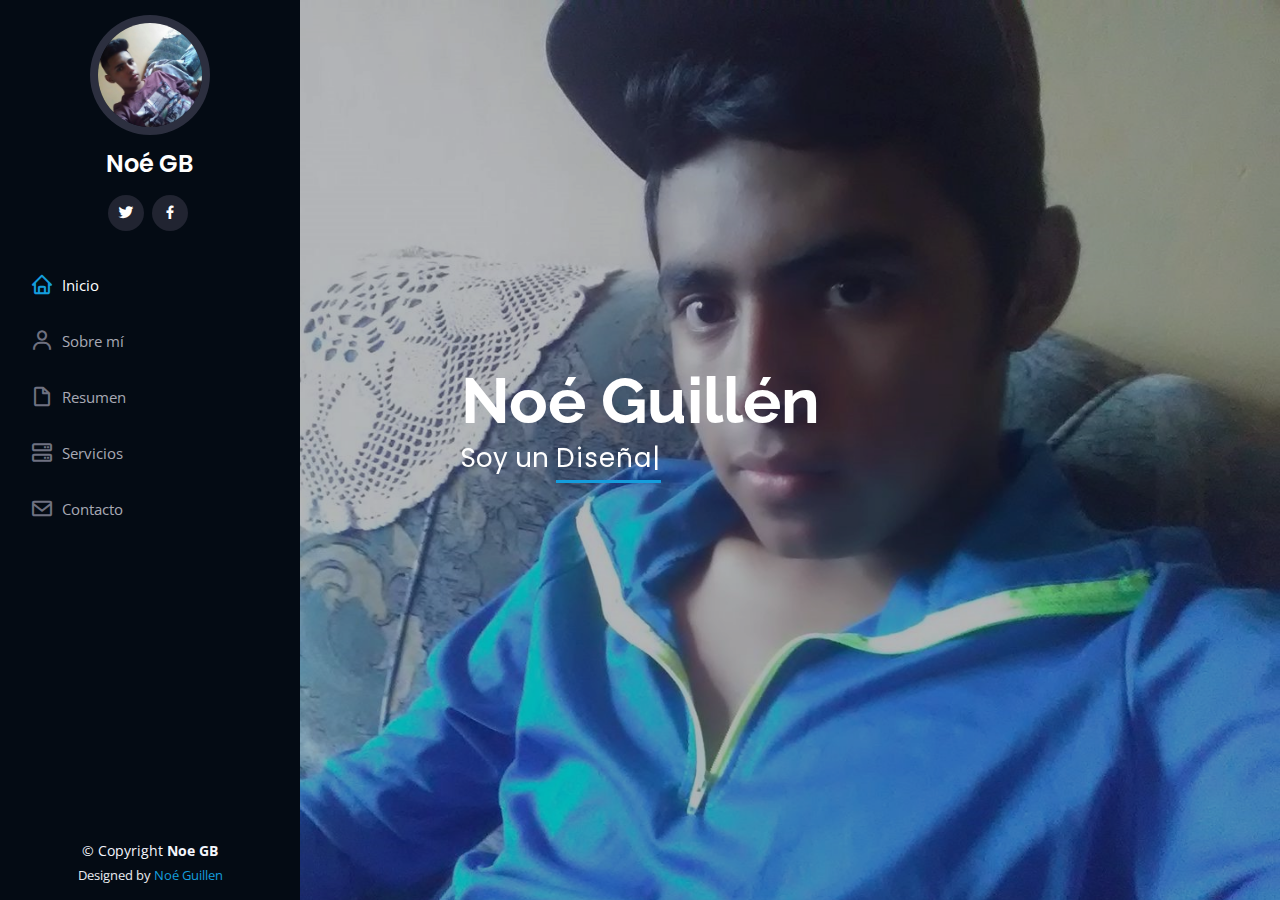
<file: index.html>
<!DOCTYPE html>
<html lang="en">

<head>
  <meta charset="utf-8">
  <meta content="width=device-width, initial-scale=1.0" name="viewport">

  <title>Noe GB</title>
  <meta content="" name="description">
  <meta content="" name="keywords">

  <!-- Favicons -->
  <link href="assets/img/favicon.png" rel="icon">
  <link href="assets/img/apple-touch-icon.png" rel="apple-touch-icon">

  <!-- Google Fonts -->
  <link
    href="https://fonts.googleapis.com/css?family=Open+Sans:300,300i,400,400i,600,600i,700,700i|Raleway:300,300i,400,400i,500,500i,600,600i,700,700i|Poppins:300,300i,400,400i,500,500i,600,600i,700,700i"
    rel="stylesheet">

  <!-- Vendor CSS Files -->
  <link href="assets/vendor/aos/aos.css" rel="stylesheet">
  <link href="assets/vendor/bootstrap/css/bootstrap.min.css" rel="stylesheet">
  <link href="assets/vendor/bootstrap-icons/bootstrap-icons.css" rel="stylesheet">
  <link href="assets/vendor/boxicons/css/boxicons.min.css" rel="stylesheet">
  <link href="assets/vendor/glightbox/css/glightbox.min.css" rel="stylesheet">
  <link href="assets/vendor/swiper/swiper-bundle.min.css" rel="stylesheet">

  <!-- Template Main CSS File -->
  <link href="assets/css/style.css" rel="stylesheet">

  <!-- =======================================================
  * Template Name: iPortfolio - v3.7.0
  * Template URL: https://bootstrapmade.com/iportfolio-bootstrap-portfolio-websites-template/
  * Author: BootstrapMade.com
  * License: https://bootstrapmade.com/license/
  ======================================================== -->
</head>

<body>

  <!-- ======= Mobile nav toggle button ======= -->
  <i class="bi bi-list mobile-nav-toggle d-xl-none"></i>

  <!-- ======= Header ======= -->
  <header id="header">
    <div class="d-flex flex-column">

      <div class="profile">
        <img src="assets/img/Perfil.jpg" alt="" class="img-fluid rounded-circle">
        <h1 class="text-light"><a href="index.html">Noé GB</a></h1>
        <div class="social-links mt-3 text-center">
          <a href="https://twitter.com/Noe53491596" class="twitter"><i class="bx bxl-twitter"></i></a>
          <a href="https://www.facebook.com/Noexd123" class="facebook"><i class="bx bxl-facebook"></i></a>
          
        </div>
      </div>

      <nav id="navbar" class="nav-menu navbar">
        <ul>
          <li><a href="index.html" class="nav-link scrollto active"><i class="bx bx-home"></i> <span>Inicio</span></a></li>
          <li><a href="Sobre_mí.html" class="nav-link scrollto"><i class="bx bx-user"></i> <span>Sobre mí</span></a></li>
          <li><a href="Hoja_Resumen.html" class="nav-link scrollto"><i class="bx bx-file-blank"></i> <span>Resumen</span></a></li>         
          <li><a href="servicios.html" class="nav-link scrollto"><i class="bx bx-server"></i> <span>Servicios</span></a></li>
          <li><a href="Contacto.html" class="nav-link scrollto"><i class="bx bx-envelope"></i> <span>Contacto</span></a></li>
        </ul>
      </nav><!-- .nav-menu -->
    </div>
  </header><!-- End Header -->

  <!-- ======= Hero Section ======= -->
  <section id="hero" class="d-flex flex-column justify-content-center align-items-center">
    <div class="hero-container" data-aos="fade-in">
      <h1>Noé Guillén</h1>
      <p>Soy un <span class="typed" data-typed-items="Diseñador, Desarrollador, Prevencionista, Informatico"></span></p>
    </div>
  </section><!-- End Hero -->

  <main id="main">

  </main><!-- End #main -->

  <!-- ======= Footer ======= -->
  <footer id="footer">
    <div class="container">
      <div class="copyright">
        &copy; Copyright <strong><span>Noe GB</span></strong>
      </div>
      <div class="credits">
        <!-- All the links in the footer should remain intact. -->
        <!-- You can delete the links only if you purchased the pro version. -->
        <!-- Licensing information: https://bootstrapmade.com/license/ -->
        <!-- Purchase the pro version with working PHP/AJAX contact form: https://bootstrapmade.com/iportfolio-bootstrap-portfolio-websites-template/ -->
        Designed by <a href="https://bootstrapmade.com/">Noé Guillen</a>
      </div>
    </div>
  </footer><!-- End  Footer -->

  <a href="#" class="back-to-top d-flex align-items-center justify-content-center"><i
      class="bi bi-arrow-up-short"></i></a>

  <!-- Vendor JS Files -->
  <script src="assets/vendor/purecounter/purecounter.js"></script>
  <script src="assets/vendor/aos/aos.js"></script>
  <script src="assets/vendor/bootstrap/js/bootstrap.bundle.min.js"></script>
  <script src="assets/vendor/glightbox/js/glightbox.min.js"></script>
  <script src="assets/vendor/isotope-layout/isotope.pkgd.min.js"></script>
  <script src="assets/vendor/swiper/swiper-bundle.min.js"></script>
  <script src="assets/vendor/typed.js/typed.min.js"></script>
  <script src="assets/vendor/waypoints/noframework.waypoints.js"></script>
  <script src="assets/vendor/php-email-form/validate.js"></script>

  <!-- Template Main JS File -->
  <script src="assets/js/main.js"></script>

</body>

</html>
</file>
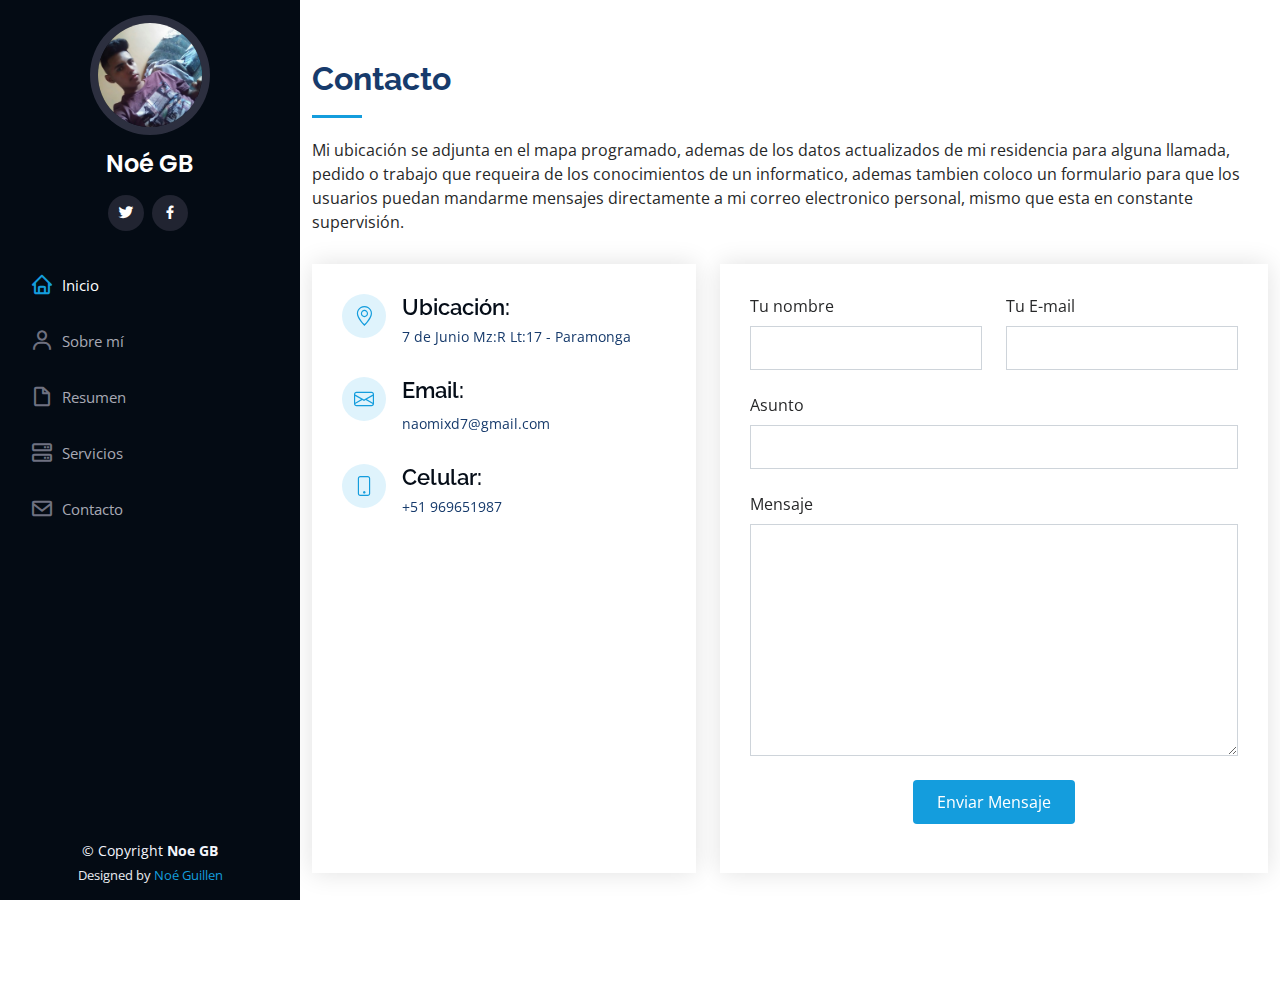
<file: Contacto.html>
<!DOCTYPE html>
<html lang="en">

<head>
  <meta charset="utf-8">
  <meta content="width=device-width, initial-scale=1.0" name="viewport">

  <title>Noe GB</title>
  <meta content="" name="description">
  <meta content="" name="keywords">

  <!-- Favicons -->
  <link href="assets/img/favicon.png" rel="icon">
  <link href="assets/img/apple-touch-icon.png" rel="apple-touch-icon">

  <!-- Google Fonts -->
  <link
    href="https://fonts.googleapis.com/css?family=Open+Sans:300,300i,400,400i,600,600i,700,700i|Raleway:300,300i,400,400i,500,500i,600,600i,700,700i|Poppins:300,300i,400,400i,500,500i,600,600i,700,700i"
    rel="stylesheet">

  <!-- Vendor CSS Files -->
  <link href="assets/vendor/aos/aos.css" rel="stylesheet">
  <link href="assets/vendor/bootstrap/css/bootstrap.min.css" rel="stylesheet">
  <link href="assets/vendor/bootstrap-icons/bootstrap-icons.css" rel="stylesheet">
  <link href="assets/vendor/boxicons/css/boxicons.min.css" rel="stylesheet">
  <link href="assets/vendor/glightbox/css/glightbox.min.css" rel="stylesheet">
  <link href="assets/vendor/swiper/swiper-bundle.min.css" rel="stylesheet">

  <!-- Template Main CSS File -->
  <link href="assets/css/style.css" rel="stylesheet">

  <!-- =======================================================
  * Template Name: iPortfolio - v3.7.0
  * Template URL: https://bootstrapmade.com/iportfolio-bootstrap-portfolio-websites-template/
  * Author: BootstrapMade.com
  * License: https://bootstrapmade.com/license/
  ======================================================== -->
</head>

<body>

  <!-- ======= Mobile nav toggle button ======= -->
  <i class="bi bi-list mobile-nav-toggle d-xl-none"></i>

  <!-- ======= Header ======= -->
  <header id="header">
    <div class="d-flex flex-column">

      <div class="profile">
        <img src="assets/img/Perfil.jpg" alt="" class="img-fluid rounded-circle">
        <h1 class="text-light"><a href="index.html">Noé GB</a></h1>
        <div class="social-links mt-3 text-center">
          <a href="#" class="twitter"><i class="bx bxl-twitter"></i></a>
          <a href="#" class="facebook"><i class="bx bxl-facebook"></i></a>
          
        </div>
      </div>

      <nav id="navbar" class="nav-menu navbar">
        <ul>
          <li><a href="index.html" class="nav-link scrollto active"><i class="bx bx-home"></i> <span>Inicio</span></a></li>
          <li><a href="Sobre_mí.html" class="nav-link scrollto"><i class="bx bx-user"></i> <span>Sobre mí</span></a></li>
          <li><a href="Hoja_Resumen.html" class="nav-link scrollto"><i class="bx bx-file-blank"></i> <span>Resumen</span></a></li>         
          <li><a href="servicios.html" class="nav-link scrollto"><i class="bx bx-server"></i> <span>Servicios</span></a></li>
          <li><a href="Contacto.html" class="nav-link scrollto"><i class="bx bx-envelope"></i> <span>Contacto</span></a></li>
        </ul>
      </nav><!-- .nav-menu -->
    </div>
  </header><!-- End Header -->

  <main id="main">


 <!-- ======= Contact Section ======= -->
 <section id="contact" class="contact">
    <div class="container">

      <div class="section-title">
        <h2>Contacto</h2>
        <p>Mi ubicación se adjunta en el mapa programado, ademas de los datos actualizados de mi residencia para alguna llamada, pedido o trabajo que requeira de los conocimientos de un informatico, ademas tambien coloco un formulario para que los usuarios puedan mandarme mensajes directamente a mi correo electronico personal, mismo que esta en constante supervisión.</p>
      </div>

      <div class="row" data-aos="fade-in">

        <div class="col-lg-5 d-flex align-items-stretch">
          <div class="info">
            <div class="address">
              <i class="bi bi-geo-alt"></i>
              <h4>Ubicación:</h4>
              <p>7 de Junio Mz:R Lt:17 -  Paramonga</p>
            </div>

            <div class="email">
              <i class="bi bi-envelope"></i>
              <h4>Email:</h4>
              <p>naomixd7@gmail.com</p>
            </div>

            <div class="phone">
              <i class="bi bi-phone"></i>
              <h4>Celular:</h4>
              <p>+51 969651987</p>
            </div>

            <iframe
              src="https://www.google.com/maps/embed?pb=!1m14!1m8!1m3!1d12097.433213460943!2d-74.0062269!3d40.7101282!3m2!1i1024!2i768!4f13.1!3m3!1m2!1s0x0%3A0xb89d1fe6bc499443!2sDowntown+Conference+Center!5e0!3m2!1smk!2sbg!4v1539943755621"
              frameborder="0" style="border:0; width: 100%; height: 290px;" allowfullscreen></iframe>
          </div>

        </div>

        <div class="col-lg-7 mt-5 mt-lg-0 d-flex align-items-stretch">
          <form action="forms/contact.php" method="post" role="form" class="php-email-form">
            <div class="row">
              <div class="form-group col-md-6">
                <label for="name">Tu nombre</label>
                <input type="text" name="name" class="form-control" id="name" required>
              </div>
              <div class="form-group col-md-6">
                <label for="name">Tu E-mail</label>
                <input type="email" class="form-control" name="email" id="email" required>
              </div>
            </div>
            <div class="form-group">
              <label for="name">Asunto</label>
              <input type="text" class="form-control" name="subject" id="subject" required>
            </div>
            <div class="form-group">
              <label for="name">Mensaje</label>
              <textarea class="form-control" name="message" rows="10" required></textarea>
            </div>
            <div class="my-3">
              <div class="loading">Loading</div>
              <div class="error-message"></div>
              <div class="sent-message">Your message has been sent. Thank you!</div>
            </div>
            <div class="text-center"><button type="submit">Enviar Mensaje</button></div>
          </form>
        </div>

      </div>

    </div>
  </section><!-- End Contact Section -->

    
</main>
  <!-- ======= Footer ======= -->
  <footer id="footer">
    <div class="container">
      <div class="copyright">
        &copy; Copyright <strong><span>Noe GB</span></strong>
      </div>
      <div class="credits">
        <!-- All the links in the footer should remain intact. -->
        <!-- You can delete the links only if you purchased the pro version. -->
        <!-- Licensing information: https://bootstrapmade.com/license/ -->
        <!-- Purchase the pro version with working PHP/AJAX contact form: https://bootstrapmade.com/iportfolio-bootstrap-portfolio-websites-template/ -->
        Designed by <a href="https://bootstrapmade.com/">Noé Guillen</a>
      </div>
    </div>
  </footer><!-- End  Footer -->

  <a href="#" class="back-to-top d-flex align-items-center justify-content-center"><i
      class="bi bi-arrow-up-short"></i></a>

  <!-- Vendor JS Files -->
  <script src="assets/vendor/purecounter/purecounter.js"></script>
  <script src="assets/vendor/aos/aos.js"></script>
  <script src="assets/vendor/bootstrap/js/bootstrap.bundle.min.js"></script>
  <script src="assets/vendor/glightbox/js/glightbox.min.js"></script>
  <script src="assets/vendor/isotope-layout/isotope.pkgd.min.js"></script>
  <script src="assets/vendor/swiper/swiper-bundle.min.js"></script>
  <script src="assets/vendor/typed.js/typed.min.js"></script>
  <script src="assets/vendor/waypoints/noframework.waypoints.js"></script>
  <script src="assets/vendor/php-email-form/validate.js"></script>

  <!-- Template Main JS File -->
  <script src="assets/js/main.js"></script>
</file>
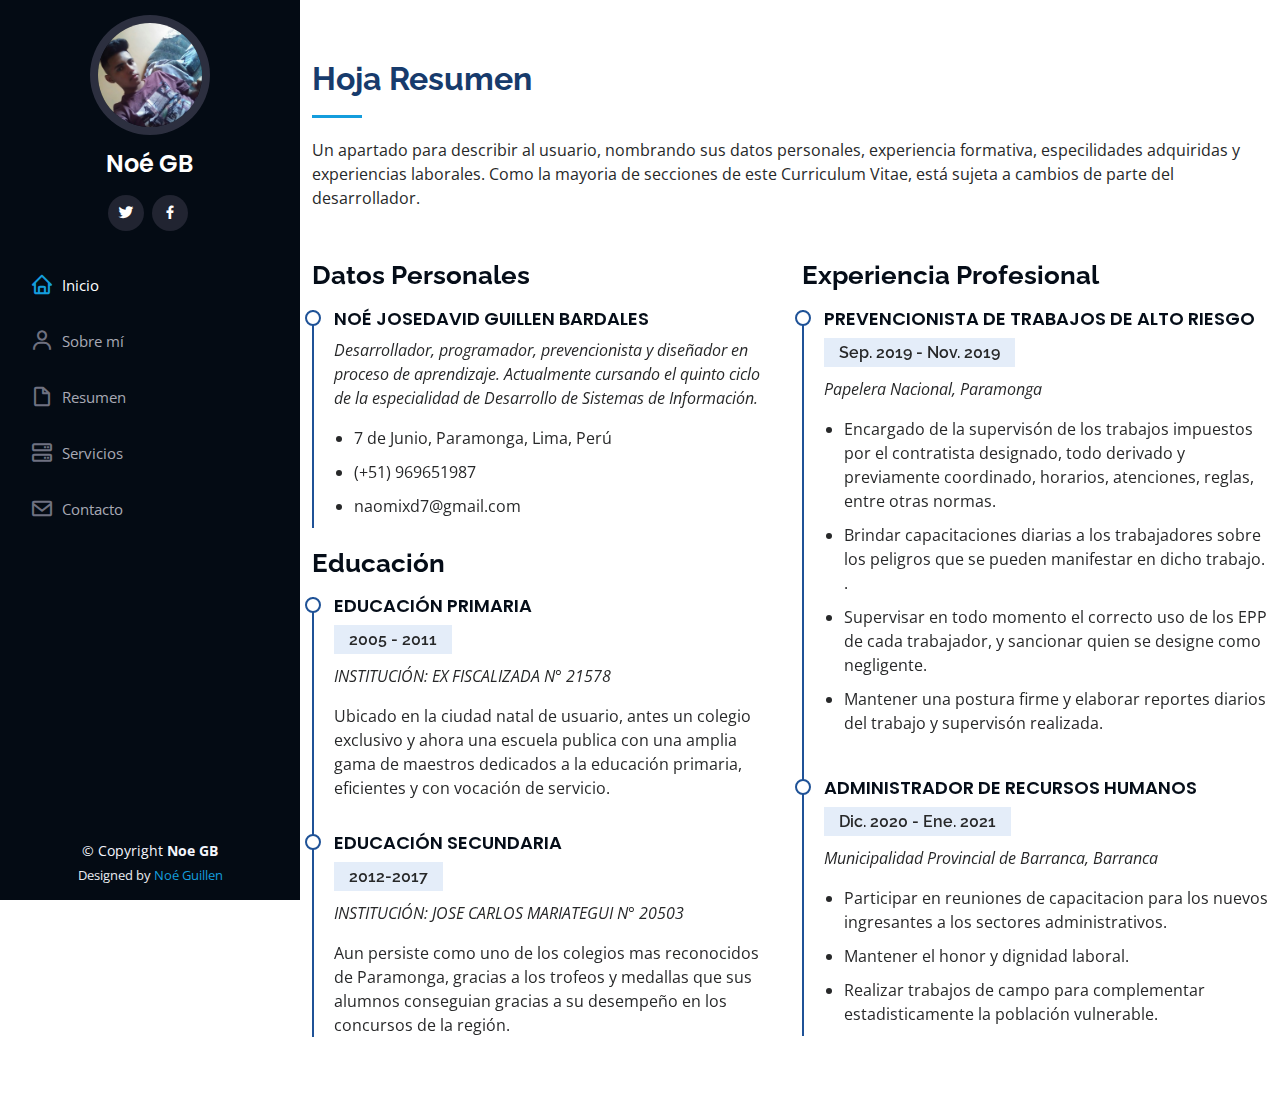
<file: Hoja_Resumen.html>
<!DOCTYPE html>
<html lang="en">

<head>
  <meta charset="utf-8">
  <meta content="width=device-width, initial-scale=1.0" name="viewport">

  <title>Noe GB</title>
  <meta content="" name="description">
  <meta content="" name="keywords">

  <!-- Favicons -->
  <link href="assets/img/favicon.png" rel="icon">
  <link href="assets/img/apple-touch-icon.png" rel="apple-touch-icon">

  <!-- Google Fonts -->
  <link
    href="https://fonts.googleapis.com/css?family=Open+Sans:300,300i,400,400i,600,600i,700,700i|Raleway:300,300i,400,400i,500,500i,600,600i,700,700i|Poppins:300,300i,400,400i,500,500i,600,600i,700,700i"
    rel="stylesheet">

  <!-- Vendor CSS Files -->
  <link href="assets/vendor/aos/aos.css" rel="stylesheet">
  <link href="assets/vendor/bootstrap/css/bootstrap.min.css" rel="stylesheet">
  <link href="assets/vendor/bootstrap-icons/bootstrap-icons.css" rel="stylesheet">
  <link href="assets/vendor/boxicons/css/boxicons.min.css" rel="stylesheet">
  <link href="assets/vendor/glightbox/css/glightbox.min.css" rel="stylesheet">
  <link href="assets/vendor/swiper/swiper-bundle.min.css" rel="stylesheet">

  <!-- Template Main CSS File -->
  <link href="assets/css/style.css" rel="stylesheet">

  <!-- =======================================================
  * Template Name: iPortfolio - v3.7.0
  * Template URL: https://bootstrapmade.com/iportfolio-bootstrap-portfolio-websites-template/
  * Author: BootstrapMade.com
  * License: https://bootstrapmade.com/license/
  ======================================================== -->
</head>

<body>

  <!-- ======= Mobile nav toggle button ======= -->
  <i class="bi bi-list mobile-nav-toggle d-xl-none"></i>

  <!-- ======= Header ======= -->
  <header id="header">
    <div class="d-flex flex-column">

      <div class="profile">
        <img src="assets/img/Perfil.jpg" alt="" class="img-fluid rounded-circle">
        <h1 class="text-light"><a href="index.html">Noé GB</a></h1>
        <div class="social-links mt-3 text-center">
          <a href="#" class="twitter"><i class="bx bxl-twitter"></i></a>
          <a href="#" class="facebook"><i class="bx bxl-facebook"></i></a>
          
        </div>
      </div>

      <nav id="navbar" class="nav-menu navbar">
        <ul>
          <li><a href="index.html" class="nav-link scrollto active"><i class="bx bx-home"></i> <span>Inicio</span></a></li>
          <li><a href="Sobre_mí.html" class="nav-link scrollto"><i class="bx bx-user"></i> <span>Sobre mí</span></a></li>
          <li><a href="Hoja_Resumen.html" class="nav-link scrollto"><i class="bx bx-file-blank"></i> <span>Resumen</span></a></li>         
          <li><a href="servicios.html" class="nav-link scrollto"><i class="bx bx-server"></i> <span>Servicios</span></a></li>
          <li><a href="Contacto.html" class="nav-link scrollto"><i class="bx bx-envelope"></i> <span>Contacto</span></a></li>
        </ul>
      </nav><!-- .nav-menu -->
    </div>
  </header><!-- End Header -->

  <main id="main">


<!-- ======= Resume Section ======= -->
<section id="resume" class="resume">
    <div class="container">

      <div class="section-title">
        <h2>Hoja Resumen</h2>
        <p>Un apartado para describir al usuario, nombrando sus datos personales, experiencia formativa, especilidades adquiridas y experiencias laborales. Como la mayoria de secciones de este Curriculum Vitae, está sujeta a cambios de parte del desarrollador.</p>
      </div>

      <div class="row">
        <div class="col-lg-6" data-aos="fade-up">
          <h3 class="resume-title">Datos Personales</h3>
          <div class="resume-item pb-0">
            <h4>Noé Josedavid Guillen Bardales</h4>
            <p><em>Desarrollador, programador, prevencionista y diseñador en proceso de aprendizaje. Actualmente cursando el quinto ciclo de la especialidad de Desarrollo de Sistemas de Información.</em></p>
            <ul>
              <li>7 de Junio, Paramonga, Lima, Perú</li>
              <li>(+51) 969651987</li>
              <li>naomixd7@gmail.com</li>
            </ul>
          </div>

          <h3 class="resume-title">Educación</h3>
          <div class="resume-item">
            <h4>Educación Primaria</h4>
            <h5>2005 - 2011</h5>
            <p><em>INSTITUCIÓN: EX FISCALIZADA N° 21578</em></p>
            <p>Ubicado en la ciudad natal de usuario, antes un colegio exclusivo y ahora una escuela publica con una amplia gama de maestros dedicados a la educación primaria, eficientes y con vocación de servicio.</p>
          </div>
          <div class="resume-item">
            <h4>Educación Secundaria</h4>
            <h5>2012-2017</h5>
            <p><em>INSTITUCIÓN: JOSE CARLOS MARIATEGUI N° 20503</em></p>
            <p>Aun persiste como uno de los colegios mas reconocidos de Paramonga, gracias a los trofeos y medallas que sus alumnos conseguian gracias a su desempeño en los concursos de la región.</p>
          </div>
        </div>
        <div class="col-lg-6" data-aos="fade-up" data-aos-delay="100">
          <h3 class="resume-title">Experiencia Profesional</h3>
          <div class="resume-item">
            <h4>Prevencionista de trabajos de alto riesgo</h4>
            <h5>Sep. 2019 - Nov. 2019</h5>
            <p><em>Papelera Nacional, Paramonga</em></p>
            <ul>
              <li>Encargado de la supervisón de los trabajos impuestos por el contratista designado, todo derivado y previamente coordinado, horarios, atenciones, reglas, entre otras normas.</li>
              <li>Brindar capacitaciones diarias a los trabajadores sobre los peligros que se pueden manifestar en dicho trabajo. . </li>
              <li>Supervisar en todo momento el correcto uso de los EPP de cada trabajador, y sancionar quien se designe como negligente.</li>
              <li>Mantener una postura firme y elaborar reportes diarios del trabajo y supervisón realizada.</li>
            </ul>
          </div>
          <div class="resume-item">
            <h4>Administrador de Recursos Humanos</h4>
            <h5>Dic. 2020 - Ene. 2021</h5>
            <p><em>Municipalidad Provincial de Barranca, Barranca</em></p>
            <ul>
              <li>Participar en reuniones de capacitacion para los nuevos ingresantes a los sectores administrativos.</li>
              <li>Mantener el honor y dignidad laboral.</li>
              <li>Realizar trabajos de campo para complementar estadisticamente la población vulnerable.</li>            
            </ul>
          </div>
        </div>
      </div>

    </div>
  </section><!-- End Resume Section -->


  </main>
    <!-- ======= Footer ======= -->
    <footer id="footer">
        <div class="container">
          <div class="copyright">
            &copy; Copyright <strong><span>Noe GB</span></strong>
          </div>
          <div class="credits">
            <!-- All the links in the footer should remain intact. -->
            <!-- You can delete the links only if you purchased the pro version. -->
            <!-- Licensing information: https://bootstrapmade.com/license/ -->
            <!-- Purchase the pro version with working PHP/AJAX contact form: https://bootstrapmade.com/iportfolio-bootstrap-portfolio-websites-template/ -->
            Designed by <a href="https://bootstrapmade.com/">Noé Guillen</a>
          </div>
        </div>
      </footer><!-- End  Footer -->
    
      <a href="#" class="back-to-top d-flex align-items-center justify-content-center"><i
          class="bi bi-arrow-up-short"></i></a>
    
      <!-- Vendor JS Files -->
      <script src="assets/vendor/purecounter/purecounter.js"></script>
      <script src="assets/vendor/aos/aos.js"></script>
      <script src="assets/vendor/bootstrap/js/bootstrap.bundle.min.js"></script>
      <script src="assets/vendor/glightbox/js/glightbox.min.js"></script>
      <script src="assets/vendor/isotope-layout/isotope.pkgd.min.js"></script>
      <script src="assets/vendor/swiper/swiper-bundle.min.js"></script>
      <script src="assets/vendor/typed.js/typed.min.js"></script>
      <script src="assets/vendor/waypoints/noframework.waypoints.js"></script>
      <script src="assets/vendor/php-email-form/validate.js"></script>
    
      <!-- Template Main JS File -->
      <script src="assets/js/main.js"></script>
</file>
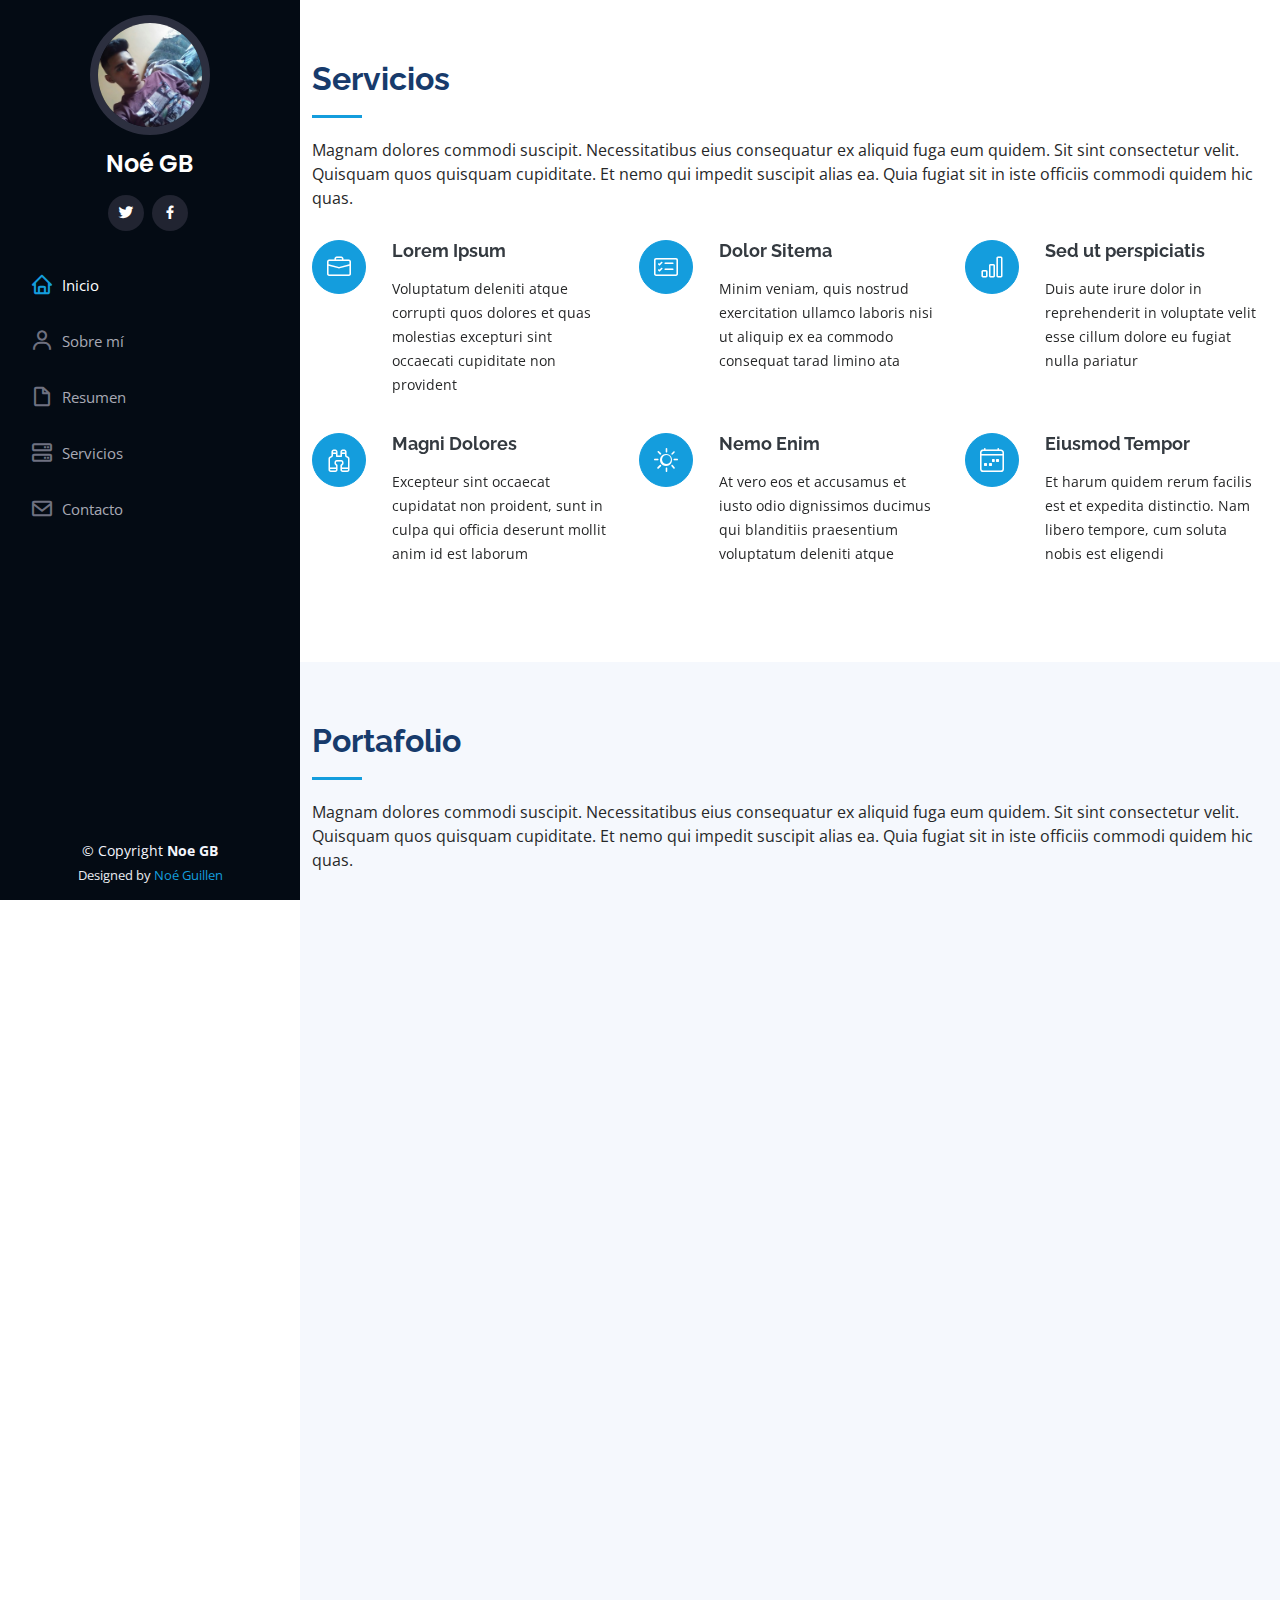
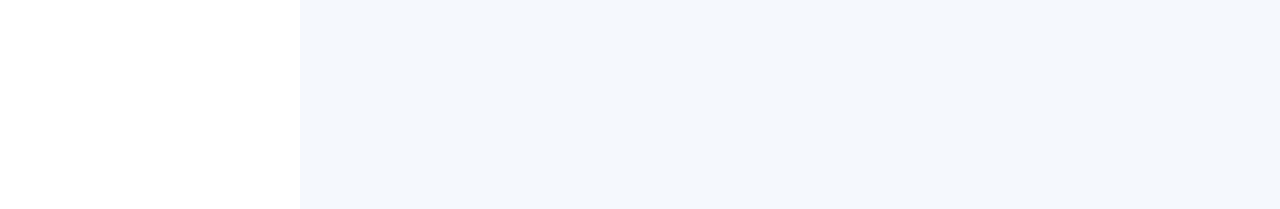
<file: servicios.html>
<!DOCTYPE html>
<html lang="en">

<head>
  <meta charset="utf-8">
  <meta content="width=device-width, initial-scale=1.0" name="viewport">

  <title>Noe GB</title>
  <meta content="" name="description">
  <meta content="" name="keywords">

  <!-- Favicons -->
  <link href="assets/img/favicon.png" rel="icon">
  <link href="assets/img/apple-touch-icon.png" rel="apple-touch-icon">

  <!-- Google Fonts -->
  <link
    href="https://fonts.googleapis.com/css?family=Open+Sans:300,300i,400,400i,600,600i,700,700i|Raleway:300,300i,400,400i,500,500i,600,600i,700,700i|Poppins:300,300i,400,400i,500,500i,600,600i,700,700i"
    rel="stylesheet">

  <!-- Vendor CSS Files -->
  <link href="assets/vendor/aos/aos.css" rel="stylesheet">
  <link href="assets/vendor/bootstrap/css/bootstrap.min.css" rel="stylesheet">
  <link href="assets/vendor/bootstrap-icons/bootstrap-icons.css" rel="stylesheet">
  <link href="assets/vendor/boxicons/css/boxicons.min.css" rel="stylesheet">
  <link href="assets/vendor/glightbox/css/glightbox.min.css" rel="stylesheet">
  <link href="assets/vendor/swiper/swiper-bundle.min.css" rel="stylesheet">

  <!-- Template Main CSS File -->
  <link href="assets/css/style.css" rel="stylesheet">

  <!-- =======================================================
  * Template Name: iPortfolio - v3.7.0
  * Template URL: https://bootstrapmade.com/iportfolio-bootstrap-portfolio-websites-template/
  * Author: BootstrapMade.com
  * License: https://bootstrapmade.com/license/
  ======================================================== -->
</head>

<body>

  <!-- ======= Mobile nav toggle button ======= -->
  <i class="bi bi-list mobile-nav-toggle d-xl-none"></i>

  <!-- ======= Header ======= -->
  <header id="header">
    <div class="d-flex flex-column">

      <div class="profile">
        <img src="assets/img/Perfil.jpg" alt="" class="img-fluid rounded-circle">
        <h1 class="text-light"><a href="index.html">Noé GB</a></h1>
        <div class="social-links mt-3 text-center">
          <a href="#" class="twitter"><i class="bx bxl-twitter"></i></a>
          <a href="#" class="facebook"><i class="bx bxl-facebook"></i></a>
          
        </div>
      </div>

      <nav id="navbar" class="nav-menu navbar">
        <ul>
          <li><a href="index.html" class="nav-link scrollto active"><i class="bx bx-home"></i> <span>Inicio</span></a></li>
          <li><a href="Sobre_mí.html" class="nav-link scrollto"><i class="bx bx-user"></i> <span>Sobre mí</span></a></li>
          <li><a href="Hoja_Resumen.html" class="nav-link scrollto"><i class="bx bx-file-blank"></i> <span>Resumen</span></a></li>         
          <li><a href="servicios.html" class="nav-link scrollto"><i class="bx bx-server"></i> <span>Servicios</span></a></li>
          <li><a href="Contacto.html" class="nav-link scrollto"><i class="bx bx-envelope"></i> <span>Contacto</span></a></li>
        </ul>
      </nav><!-- .nav-menu -->
    </div>
  </header><!-- End Header -->

  <main id="main">

<!-- ======= Services Section ======= -->
<section id="services" class="services">
    <div class="container">

      <div class="section-title">
        <h2>Servicios</h2>
        <p>Magnam dolores commodi suscipit. Necessitatibus eius consequatur ex aliquid fuga eum quidem. Sit sint
          consectetur velit. Quisquam quos quisquam cupiditate. Et nemo qui impedit suscipit alias ea. Quia fugiat sit
          in iste officiis commodi quidem hic quas.</p>
      </div>

      <div class="row">
        <div class="col-lg-4 col-md-6 icon-box" data-aos="fade-up">
          <div class="icon"><i class="bi bi-briefcase"></i></div>
          <h4 class="title"><a href="">Lorem Ipsum</a></h4>
          <p class="description">Voluptatum deleniti atque corrupti quos dolores et quas molestias excepturi sint
            occaecati cupiditate non provident</p>
        </div>
        <div class="col-lg-4 col-md-6 icon-box" data-aos="fade-up" data-aos-delay="100">
          <div class="icon"><i class="bi bi-card-checklist"></i></div>
          <h4 class="title"><a href="">Dolor Sitema</a></h4>
          <p class="description">Minim veniam, quis nostrud exercitation ullamco laboris nisi ut aliquip ex ea commodo
            consequat tarad limino ata</p>
        </div>
        <div class="col-lg-4 col-md-6 icon-box" data-aos="fade-up" data-aos-delay="200">
          <div class="icon"><i class="bi bi-bar-chart"></i></div>
          <h4 class="title"><a href="">Sed ut perspiciatis</a></h4>
          <p class="description">Duis aute irure dolor in reprehenderit in voluptate velit esse cillum dolore eu
            fugiat nulla pariatur</p>
        </div>
        <div class="col-lg-4 col-md-6 icon-box" data-aos="fade-up" data-aos-delay="300">
          <div class="icon"><i class="bi bi-binoculars"></i></div>
          <h4 class="title"><a href="">Magni Dolores</a></h4>
          <p class="description">Excepteur sint occaecat cupidatat non proident, sunt in culpa qui officia deserunt
            mollit anim id est laborum</p>
        </div>
        <div class="col-lg-4 col-md-6 icon-box" data-aos="fade-up" data-aos-delay="400">
          <div class="icon"><i class="bi bi-brightness-high"></i></div>
          <h4 class="title"><a href="">Nemo Enim</a></h4>
          <p class="description">At vero eos et accusamus et iusto odio dignissimos ducimus qui blanditiis praesentium
            voluptatum deleniti atque</p>
        </div>
        <div class="col-lg-4 col-md-6 icon-box" data-aos="fade-up" data-aos-delay="500">
          <div class="icon"><i class="bi bi-calendar4-week"></i></div>
          <h4 class="title"><a href="">Eiusmod Tempor</a></h4>
          <p class="description">Et harum quidem rerum facilis est et expedita distinctio. Nam libero tempore, cum
            soluta nobis est eligendi</p>
        </div>
      </div>

    </div>
  </section><!-- End Services Section -->

  <!-- ======= Portfolio Section ======= -->
  <section id="portfolio" class="portfolio section-bg">
    <div class="container">

      <div class="section-title">
        <h2>Portafolio</h2>
        <p>Magnam dolores commodi suscipit. Necessitatibus eius consequatur ex aliquid fuga eum quidem. Sit sint
          consectetur velit. Quisquam quos quisquam cupiditate. Et nemo qui impedit suscipit alias ea. Quia fugiat sit
          in iste officiis commodi quidem hic quas.</p>
      </div>

      <div class="row" data-aos="fade-up">
        <div class="col-lg-12 d-flex justify-content-center">
          <ul id="portfolio-flters">
            <li data-filter="*" class="filter-active">Todo</li>
            <li data-filter=".filter-app">Educación</li>
            <li data-filter=".filter-card">Empresas</li>
            <li data-filter=".filter-web">Programas</li>
          </ul>
        </div>
      </div>

      <div class="row portfolio-container" data-aos="fade-up" data-aos-delay="100">

        <div class="col-lg-4 col-md-6 portfolio-item filter-app">
          <div class="portfolio-wrap">
            <img src="assets/software/primaria2.jpg" class="img-fluid" alt="">
            <div class="portfolio-links">
              <a href="assets/software/primaria2.jpg" data-gallery="portfolioGallery"
                class="portfolio-lightbox" title=""><i class="bx bx-plus"></i></a>
              <a href="portfolio-details.html" title="More Details"><i class="bx bx-link"></i></a>
            </div>
          </div>
        </div>

        <div class="col-lg-4 col-md-6 portfolio-item filter-web">
          <div class="portfolio-wrap">
            <img src="assets/software/vb_.net.jpg" class="img-fluid" alt="">
            <div class="portfolio-links">
              <a href="assets/software/vb_.net.jpg" data-gallery="portfolioGallery"
                class="portfolio-lightbox" title=""><i class="bx bx-plus"></i></a>
              <a href="portfolio-details.html" title="More Details"><i class="bx bx-link"></i></a>
            </div>
          </div>
        </div>

        <div class="col-lg-4 col-md-6 portfolio-item filter-app">
          <div class="portfolio-wrap">
            <img src="assets/software/secundaria2.jpg" class="img-fluid" alt="">
            <div class="portfolio-links">
              <a href="assets/software/secundaria2.jpg" data-gallery="portfolioGallery"
                class="portfolio-lightbox" title=""><i class="bx bx-plus"></i></a>
              <a href="portfolio-details.html" title="More Details"><i class="bx bx-link"></i></a>
            </div>
          </div>
        </div>

        <div class="col-lg-4 col-md-6 portfolio-item filter-card">
          <div class="portfolio-wrap">
            <img src="assets/software/panasa.jpg" class="img-fluid" alt="">
            <div class="portfolio-links">
              <a href="assets/software/panasa.jpg" data-gallery="portfolioGallery"
                class="portfolio-lightbox" title=""><i class="bx bx-plus"></i></a>
              <a href="portfolio-details.html" title="More Details"><i class="bx bx-link"></i></a>
            </div>
          </div>
        </div>

        <div class="col-lg-4 col-md-6 portfolio-item filter-web">
          <div class="portfolio-wrap">
            <img src="assets/software/sqlserver.jpg" class="img-fluid" alt="">
            <div class="portfolio-links">
              <a href="assets/software/sqlserver.jpg" data-gallery="portfolioGallery"
                class="portfolio-lightbox" title=""><i class="bx bx-plus"></i></a>
              <a href="portfolio-details.html" title="More Details"><i class="bx bx-link"></i></a>
            </div>
          </div>
        </div>

        <div class="col-lg-4 col-md-6 portfolio-item filter-app">
          <div class="portfolio-wrap">
            <img src="assets/software/universitaria.jpg" class="img-fluid" alt="">
            <div class="portfolio-links">
              <a href="assets/software/universitaria.jpg" data-gallery="portfolioGallery"
                class="portfolio-lightbox" title=""><i class="bx bx-plus"></i></a>
              <a href="portfolio-details.html" title="More Details"><i class="bx bx-link"></i></a>
            </div>
          </div>
        </div>

        <div class="col-lg-4 col-md-6 portfolio-item filter-card">
          <div class="portfolio-wrap">
            <img src="assets/software/ministerio.jpg" class="img-fluid" alt="">
            <div class="portfolio-links">
              <a href="assets/software/ministerio.jpg" data-gallery="portfolioGallery"
                class="portfolio-lightbox" title=""><i class="bx bx-plus"></i></a>
              <a href="portfolio-details.html" title="More Details"><i class="bx bx-link"></i></a>
            </div>
          </div>
        </div>

        <div class="col-lg-4 col-md-6 portfolio-item filter-card">
          <div class="portfolio-wrap">
            <img src="assets/software/barranca.jpg" class="img-fluid" alt="">
            <div class="portfolio-links">
              <a href="assets/software/barranca.jpg" data-gallery="portfolioGallery"
                class="portfolio-lightbox" title=""><i class="bx bx-plus"></i></a>
              <a href="portfolio-details.html" title="More Details"><i class="bx bx-link"></i></a>
            </div>
          </div>
        </div>

        <div class="col-lg-4 col-md-6 portfolio-item filter-web">
          <div class="portfolio-wrap">
            <img src="assets/software/office.jpg" class="img-fluid" alt="">
            <div class="portfolio-links">
              <a href="assets/software/office.jpg" data-gallery="portfolioGallery"
                class="portfolio-lightbox" title=""><i class="bx bx-plus"></i></a>
              <a href="portfolio-details.html" title="More Details"><i class="bx bx-link"></i></a>
            </div>
          </div>
        </div>

      </div>

    </div>
  </section><!-- End Portfolio Section -->


    
</main>
  <!-- ======= Footer ======= -->
  <footer id="footer">
    <div class="container">
      <div class="copyright">
        &copy; Copyright <strong><span>Noe GB</span></strong>
      </div>
      <div class="credits">
        <!-- All the links in the footer should remain intact. -->
        <!-- You can delete the links only if you purchased the pro version. -->
        <!-- Licensing information: https://bootstrapmade.com/license/ -->
        <!-- Purchase the pro version with working PHP/AJAX contact form: https://bootstrapmade.com/iportfolio-bootstrap-portfolio-websites-template/ -->
        Designed by <a href="https://bootstrapmade.com/">Noé Guillen</a>
      </div>
    </div>
  </footer><!-- End  Footer -->

  <a href="#" class="back-to-top d-flex align-items-center justify-content-center"><i
      class="bi bi-arrow-up-short"></i></a>

  <!-- Vendor JS Files -->
  <script src="assets/vendor/purecounter/purecounter.js"></script>
  <script src="assets/vendor/aos/aos.js"></script>
  <script src="assets/vendor/bootstrap/js/bootstrap.bundle.min.js"></script>
  <script src="assets/vendor/glightbox/js/glightbox.min.js"></script>
  <script src="assets/vendor/isotope-layout/isotope.pkgd.min.js"></script>
  <script src="assets/vendor/swiper/swiper-bundle.min.js"></script>
  <script src="assets/vendor/typed.js/typed.min.js"></script>
  <script src="assets/vendor/waypoints/noframework.waypoints.js"></script>
  <script src="assets/vendor/php-email-form/validate.js"></script>

  <!-- Template Main JS File -->
  <script src="assets/js/main.js"></script>
</file>
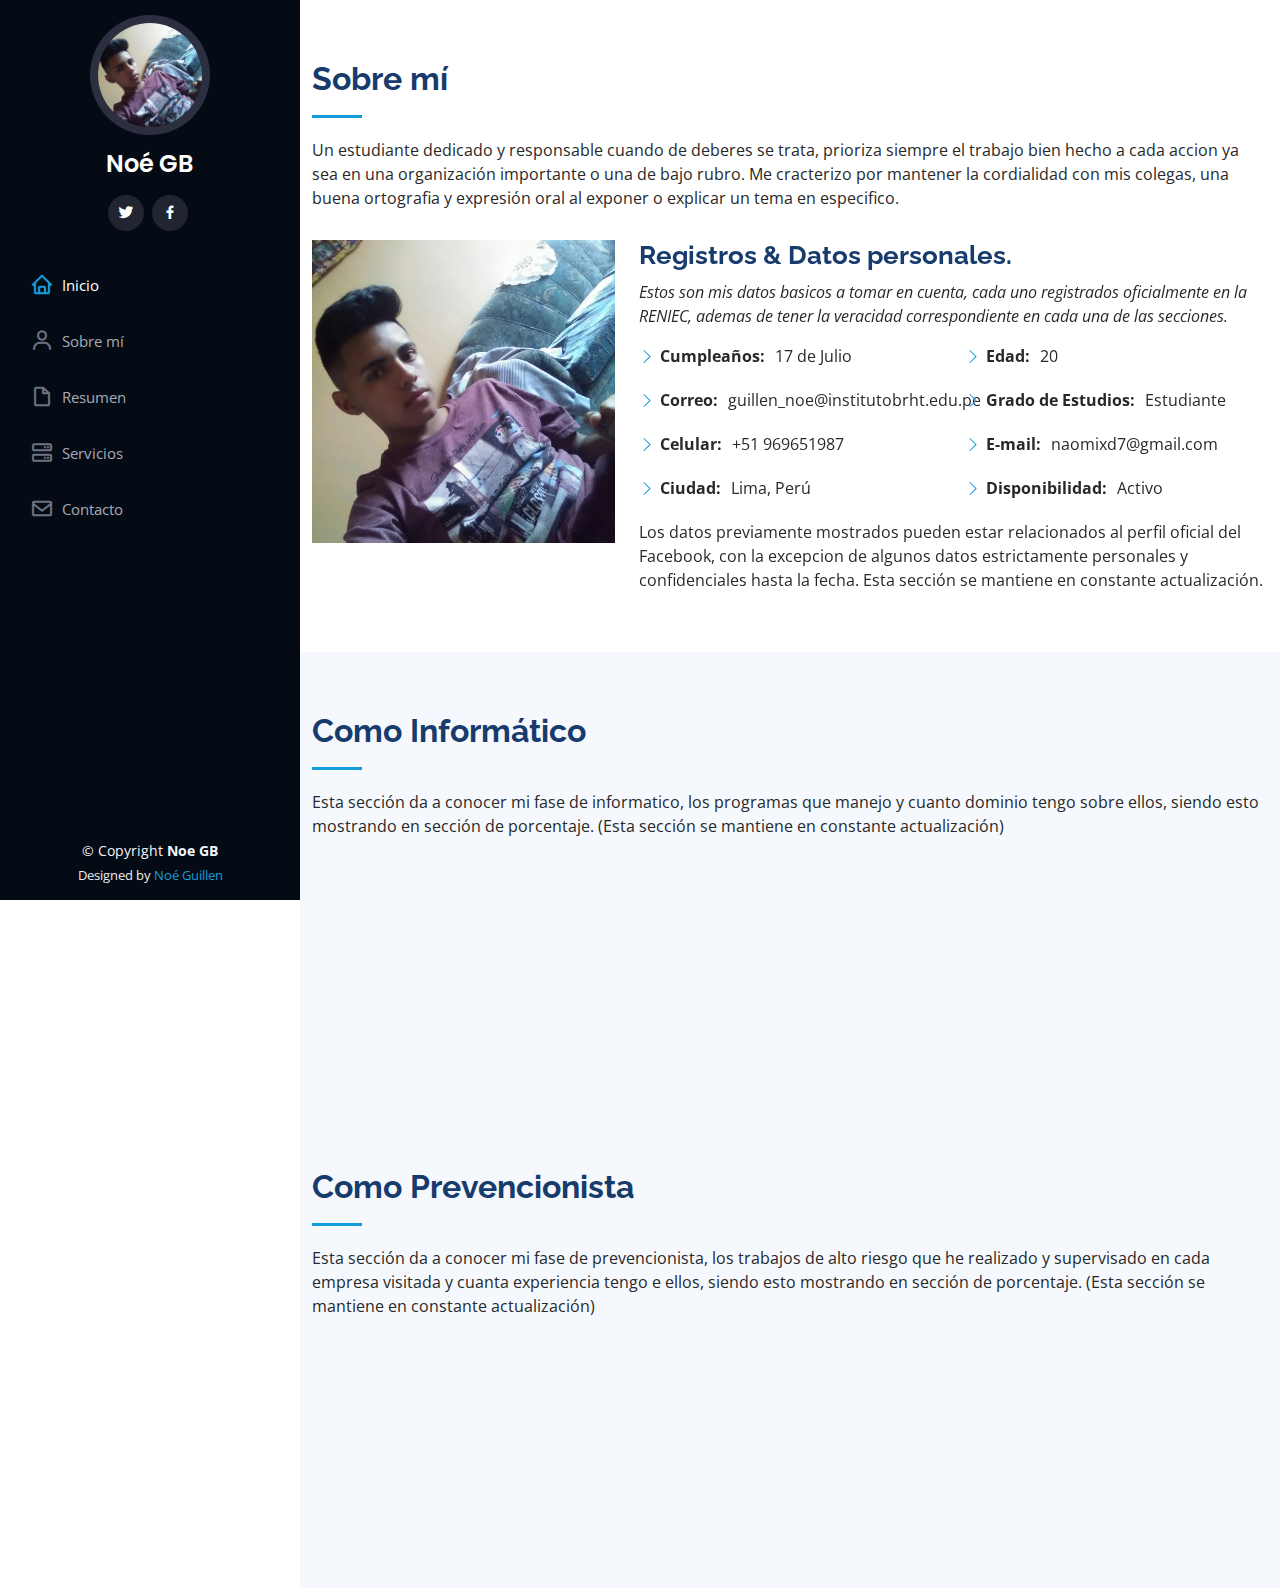
<file: Sobre_mí.html>
<!DOCTYPE html>
<html lang="en">

<head>
  <meta charset="utf-8">
  <meta content="width=device-width, initial-scale=1.0" name="viewport">

  <title>Noe GB</title>
  <meta content="" name="description">
  <meta content="" name="keywords">

  <!-- Favicons -->
  <link href="assets/img/favicon.png" rel="icon">
  <link href="assets/img/apple-touch-icon.png" rel="apple-touch-icon">

  <!-- Google Fonts -->
  <link
    href="https://fonts.googleapis.com/css?family=Open+Sans:300,300i,400,400i,600,600i,700,700i|Raleway:300,300i,400,400i,500,500i,600,600i,700,700i|Poppins:300,300i,400,400i,500,500i,600,600i,700,700i"
    rel="stylesheet">

  <!-- Vendor CSS Files -->
  <link href="assets/vendor/aos/aos.css" rel="stylesheet">
  <link href="assets/vendor/bootstrap/css/bootstrap.min.css" rel="stylesheet">
  <link href="assets/vendor/bootstrap-icons/bootstrap-icons.css" rel="stylesheet">
  <link href="assets/vendor/boxicons/css/boxicons.min.css" rel="stylesheet">
  <link href="assets/vendor/glightbox/css/glightbox.min.css" rel="stylesheet">
  <link href="assets/vendor/swiper/swiper-bundle.min.css" rel="stylesheet">

  <!-- Template Main CSS File -->
  <link href="assets/css/style.css" rel="stylesheet">

  <!-- =======================================================
  * Template Name: iPortfolio - v3.7.0
  * Template URL: https://bootstrapmade.com/iportfolio-bootstrap-portfolio-websites-template/
  * Author: BootstrapMade.com
  * License: https://bootstrapmade.com/license/
  ======================================================== -->
</head>

<body>

  <!-- ======= Mobile nav toggle button ======= -->
  <i class="bi bi-list mobile-nav-toggle d-xl-none"></i>

  <!-- ======= Header ======= -->
  <header id="header">
    <div class="d-flex flex-column">

      <div class="profile">
        <img src="assets/img/Perfil.jpg" alt="" class="img-fluid rounded-circle">
        <h1 class="text-light"><a href="index.html">Noé GB</a></h1>
        <div class="social-links mt-3 text-center">
          <a href="#" class="twitter"><i class="bx bxl-twitter"></i></a>
          <a href="#" class="facebook"><i class="bx bxl-facebook"></i></a>
          
        </div>
      </div>

      <nav id="navbar" class="nav-menu navbar">
        <ul>
          <li><a href="index.html" class="nav-link scrollto active"><i class="bx bx-home"></i> <span>Inicio</span></a></li>
          <li><a href="Sobre_mí.html" class="nav-link scrollto"><i class="bx bx-user"></i> <span>Sobre mí</span></a></li>
          <li><a href="Hoja_Resumen.html" class="nav-link scrollto"><i class="bx bx-file-blank"></i> <span>Resumen</span></a></li>         
          <li><a href="servicios.html" class="nav-link scrollto"><i class="bx bx-server"></i> <span>Servicios</span></a></li>
          <li><a href="Contacto.html" class="nav-link scrollto"><i class="bx bx-envelope"></i> <span>Contacto</span></a></li>
        </ul>
      </nav><!-- .nav-menu -->
    </div>
  </header><!-- End Header -->

    <main id="main">

        <!-- ======= About Section ======= -->
        <section id="about" class="about">
            <div class="container">

                <div class="section-title">
                    <h2>Sobre mí</h2>
                    <p>Un estudiante dedicado y responsable cuando de deberes se trata, prioriza siempre el trabajo bien
                        hecho a cada accion ya sea en una organización importante o una de bajo rubro. Me cracterizo por
                        mantener la cordialidad con mis colegas, una buena ortografia y expresión oral al exponer o
                        explicar un tema en especifico.</p>
                </div>

                <div class="row">
                    <div class="col-lg-4" data-aos="fade-right">
                        <img src="assets/img/Perfil.jpg" class="img-fluid" alt="">
                    </div>
                    <div class="col-lg-8 pt-4 pt-lg-0 content" data-aos="fade-left">
                        <h3>Registros &amp; Datos personales.</h3>
                        <p class="fst-italic">
                            Estos son mis datos basicos a tomar en cuenta, cada uno registrados oficialmente en la
                            RENIEC, ademas de tener la veracidad correspondiente en cada una de las secciones.
                        </p>
                        <div class="row">
                            <div class="col-lg-6">
                                <ul>
                                    <li><i class="bi bi-chevron-right"></i> <strong>Cumpleaños:</strong>17 de Julio
                                    </li>
                                    <li><i class="bi bi-chevron-right"></i> <strong>Correo:</strong>
                                        <span>guillen_noe@institutobrht.edu.pe</span></li>
                                    <li><i class="bi bi-chevron-right"></i> <strong>Celular:</strong> <span>+51
                                            969651987</span></li>
                                    <li><i class="bi bi-chevron-right"></i> <strong>Ciudad:</strong> <span>Lima,
                                            Perú</span></li>
                                </ul>
                            </div>
                            <div class="col-lg-6">
                                <ul>
                                    <li><i class="bi bi-chevron-right"></i> <strong>Edad:</strong> <span>20</span></li>
                                    <li><i class="bi bi-chevron-right"></i> <strong>Grado de Estudios:</strong>
                                        <span>Estudiante</span></li>
                                    <li><i class="bi bi-chevron-right"></i> <strong>E-mail:</strong>
                                        <span>naomixd7@gmail.com</span>
                                    </li>
                                    <li><i class="bi bi-chevron-right"></i> <strong>Disponibilidad:</strong>
                                        <span>Activo</span></li>
                                </ul>
                            </div>
                        </div>
                        <p>
                            Los datos previamente mostrados pueden estar relacionados al perfil oficial del Facebook,
                            con la excepcion de algunos datos estrictamente personales y confidenciales hasta la fecha.
                            Esta sección se mantiene en constante actualización.
                        </p>
                    </div>
                </div>

            </div>
        </section><!-- End About Section -->

        <section id="skills" class="skills section-bg">
            <div class="container">

                <div class="section-title">
                    <h2>Como Informático</h2>
                    <p>Esta sección da a conocer mi fase de informatico, los programas que manejo y cuanto dominio tengo sobre ellos, siendo esto mostrando en sección de porcentaje. (Esta sección se mantiene en constante actualización)</p>
                </div>

                <div class="row skills-content">

                    <div class="col-lg-6" data-aos="fade-up">

                        <div class="progress">
                            <span class="skill">SQL Server <i class="val">70%</i></span>
                            <div class="progress-bar-wrap">
                                <div class="progress-bar" role="progressbar" aria-valuenow="70" aria-valuemin="0"
                                    aria-valuemax="100">
                                </div>
                            </div>
                        </div>

                        <div class="progress">
                            <span class="skill">Visual Basic <i class="val">75%</i></span>
                            <div class="progress-bar-wrap">
                                <div class="progress-bar" role="progressbar" aria-valuenow="75" aria-valuemin="0"
                                    aria-valuemax="100">
                                </div>
                            </div>
                        </div>

                        <div class="progress">
                            <span class="skill">Xmind <i class="val">85%</i></span>
                            <div class="progress-bar-wrap">
                                <div class="progress-bar" role="progressbar" aria-valuenow="85" aria-valuemin="0"
                                    aria-valuemax="100">
                                </div>
                            </div>
                        </div>

                    </div>

                    <div class="col-lg-6" data-aos="fade-up" data-aos-delay="100">

                        <div class="progress">
                            <span class="skill">Office <i class="val">80%</i></span>
                            <div class="progress-bar-wrap">
                                <div class="progress-bar" role="progressbar" aria-valuenow="80" aria-valuemin="0"
                                    aria-valuemax="100">
                                </div>
                            </div>
                        </div>

                        <div class="progress">
                            <span class="skill">NetBeans <i class="val">65%</i></span>
                            <div class="progress-bar-wrap">
                                <div class="progress-bar" role="progressbar" aria-valuenow="65" aria-valuemin="0"
                                    aria-valuemax="100">
                                </div>
                            </div>
                        </div>

                        <div class="progress">
                            <span class="skill">Photoshop <i class="val">95%</i></span>
                            <div class="progress-bar-wrap">
                                <div class="progress-bar" role="progressbar" aria-valuenow="95" aria-valuemin="0"
                                    aria-valuemax="100">
                                </div>
                            </div>
                        </div>

                    </div>

                </div>

            </div>
        </section>
        <section id="skills" class="skills section-bg">
            <div class="container">

                <div class="section-title">
                    <h2>Como Prevencionista</h2>
                    <p>Esta sección da a conocer mi fase de prevencionista, los trabajos de alto riesgo que he realizado y supervisado en cada empresa visitada y cuanta experiencia tengo e ellos, siendo esto mostrando en sección de porcentaje. (Esta sección se mantiene en constante actualización)</p>
                </div>

                <div class="row skills-content">

                    <div class="col-lg-6" data-aos="fade-up">

                        <div class="progress">
                            <span class="skill">Trabajos en Altura <i class="val">80%</i></span>
                            <div class="progress-bar-wrap">
                                <div class="progress-bar" role="progressbar" aria-valuenow="80" aria-valuemin="0"
                                    aria-valuemax="100">
                                </div>
                            </div>
                        </div>

                        <div class="progress">
                            <span class="skill">Trabajos Electricos <i class="val">65%</i></span>
                            <div class="progress-bar-wrap">
                                <div class="progress-bar" role="progressbar" aria-valuenow="65" aria-valuemin="0"
                                    aria-valuemax="100">
                                </div>
                            </div>
                        </div>

                        <div class="progress">
                            <span class="skill">Trabajos con materiales peligrosos <i class="val">50%</i></span>
                            <div class="progress-bar-wrap">
                                <div class="progress-bar" role="progressbar" aria-valuenow="50" aria-valuemin="0"
                                    aria-valuemax="100">
                                </div>
                            </div>
                        </div>

                    </div>

                    <div class="col-lg-6" data-aos="fade-up" data-aos-delay="100">

                        <div class="progress">
                            <span class="skill">Trabajos en caliente <i class="val">70%</i></span>
                            <div class="progress-bar-wrap">
                                <div class="progress-bar" role="progressbar" aria-valuenow="70" aria-valuemin="0"
                                    aria-valuemax="100">
                                </div>
                            </div>
                        </div>

                        <div class="progress">
                            <span class="skill">Trabajos en Espacios Confinados <i class="val">85%</i></span>
                            <div class="progress-bar-wrap">
                                <div class="progress-bar" role="progressbar" aria-valuenow="85" aria-valuemin="0"
                                    aria-valuemax="100">
                                </div>
                            </div>
                        </div>                       

                    </div>

                </div>

            </div>
        </section>
    </main>





    <!-- ======= Footer ======= -->
    <footer id="footer">
        <div class="container">
            <div class="copyright">
                &copy; Copyright <strong><span>Noe GB</span></strong>
            </div>
            <div class="credits">
                <!-- All the links in the footer should remain intact. -->
                <!-- You can delete the links only if you purchased the pro version. -->
                <!-- Licensing information: https://bootstrapmade.com/license/ -->
                <!-- Purchase the pro version with working PHP/AJAX contact form: https://bootstrapmade.com/iportfolio-bootstrap-portfolio-websites-template/ -->
                Designed by <a href="https://bootstrapmade.com/">Noé Guillen</a>
            </div>
        </div>
    </footer><!-- End  Footer -->

    <a href="#" class="back-to-top d-flex align-items-center justify-content-center"><i
            class="bi bi-arrow-up-short"></i></a>

    <!-- Vendor JS Files -->
    <script src="assets/vendor/purecounter/purecounter.js"></script>
    <script src="assets/vendor/aos/aos.js"></script>
    <script src="assets/vendor/bootstrap/js/bootstrap.bundle.min.js"></script>
    <script src="assets/vendor/glightbox/js/glightbox.min.js"></script>
    <script src="assets/vendor/isotope-layout/isotope.pkgd.min.js"></script>
    <script src="assets/vendor/swiper/swiper-bundle.min.js"></script>
    <script src="assets/vendor/typed.js/typed.min.js"></script>
    <script src="assets/vendor/waypoints/noframework.waypoints.js"></script>
    <script src="assets/vendor/php-email-form/validate.js"></script>

    <!-- Template Main JS File -->
    <script src="assets/js/main.js"></script>

</body>

</html>
</file>
<file: assets/css/style.css>
/**
* Template Name: iPortfolio - v3.7.0
* Template URL: https://bootstrapmade.com/iportfolio-bootstrap-portfolio-websites-template/
* Author: BootstrapMade.com
* License: https://bootstrapmade.com/license/
*/

/*--------------------------------------------------------------
# General
--------------------------------------------------------------*/
body {
  font-family: "Open Sans", sans-serif;
  color: #272829;
}

a {
  color: #149ddd;
  text-decoration: none;
}

a:hover {
  color: #37b3ed;
  text-decoration: none;
}

h1, h2, h3, h4, h5, h6 {
  font-family: "Raleway", sans-serif;
}

/*--------------------------------------------------------------
# Back to top button
--------------------------------------------------------------*/
.back-to-top {
  position: fixed;
  visibility: hidden;
  opacity: 0;
  right: 15px;
  bottom: 15px;
  z-index: 996;
  background: #149ddd;
  width: 40px;
  height: 40px;
  border-radius: 50px;
  transition: all 0.4s;
}
.back-to-top i {
  font-size: 28px;
  color: #fff;
  line-height: 0;
}
.back-to-top:hover {
  background: #2eafec;
  color: #fff;
}
.back-to-top.active {
  visibility: visible;
  opacity: 1;
}

/*--------------------------------------------------------------
# Header
--------------------------------------------------------------*/
#header {
  position: fixed;
  top: 0;
  left: 0;
  bottom: 0;
  width: 300px;
  transition: all ease-in-out 0.5s;
  z-index: 9997;
  transition: all 0.5s;
  padding: 0 15px;
  background: #040b14;
  overflow-y: auto;
}
#header .profile img {
  margin: 15px auto;
  display: block;
  width: 120px;
  border: 8px solid #2c2f3f;
}
#header .profile h1 {
  font-size: 24px;
  margin: 0;
  padding: 0;
  font-weight: 600;
  -moz-text-align-last: center;
  text-align-last: center;
  font-family: "Poppins", sans-serif;
}
#header .profile h1 a, #header .profile h1 a:hover {
  color: #fff;
  text-decoration: none;
}
#header .profile .social-links a {
  font-size: 18px;
  display: inline-block;
  background: #212431;
  color: #fff;
  line-height: 1;
  padding: 8px 0;
  margin-right: 4px;
  border-radius: 50%;
  text-align: center;
  width: 36px;
  height: 36px;
  transition: 0.3s;
}
#header .profile .social-links a:hover {
  background: #149ddd;
  color: #fff;
  text-decoration: none;
}

#main {
  margin-left: 300px;
}

@media (max-width: 1199px) {
  #header {
    left: -300px;
  }

  #main {
    margin-left: 0;
  }
}
/*--------------------------------------------------------------
# Navigation Menu
--------------------------------------------------------------*/
/* Desktop Navigation */
.nav-menu {
  padding: 30px 0 0 0;
}
.nav-menu * {
  margin: 0;
  padding: 0;
  list-style: none;
}
.nav-menu > ul > li {
  position: relative;
  white-space: nowrap;
}
.nav-menu a, .nav-menu a:focus {
  display: flex;
  align-items: center;
  color: #a8a9b4;
  padding: 12px 15px;
  margin-bottom: 8px;
  transition: 0.3s;
  font-size: 15px;
}
.nav-menu a i, .nav-menu a:focus i {
  font-size: 24px;
  padding-right: 8px;
  color: #6f7180;
}
.nav-menu a:hover, .nav-menu .active, .nav-menu .active:focus, .nav-menu li:hover > a {
  text-decoration: none;
  color: #fff;
}
.nav-menu a:hover i, .nav-menu .active i, .nav-menu .active:focus i, .nav-menu li:hover > a i {
  color: #149ddd;
}

/* Mobile Navigation */
.mobile-nav-toggle {
  position: fixed;
  right: 15px;
  top: 15px;
  z-index: 9998;
  border: 0;
  font-size: 24px;
  transition: all 0.4s;
  outline: none !important;
  background-color: #149ddd;
  color: #fff;
  width: 40px;
  height: 40px;
  display: inline-flex;
  align-items: center;
  justify-content: center;
  line-height: 0;
  border-radius: 50px;
  cursor: pointer;
}

.mobile-nav-active {
  overflow: hidden;
}
.mobile-nav-active #header {
  left: 0;
}

/*--------------------------------------------------------------
# Hero Section
--------------------------------------------------------------*/
#hero {
  width: 100%;
  height: 100vh;
  background: url("../img/Fondo.jpg") top center;
  background-size: cover;
}
#hero:before {
  content: "";
  background: rgba(5, 13, 24, 0.3);
  position: absolute;
  bottom: 0;
  top: 0;
  left: 0;
  right: 0;
  z-index: 1;
}
#hero .hero-container {
  position: relative;
  z-index: 2;
  min-width: 300px;
}
#hero h1 {
  margin: 0 0 10px 0;
  font-size: 64px;
  font-weight: 700;
  line-height: 56px;
  color: #fff;
}
#hero p {
  color: #fff;
  margin-bottom: 50px;
  font-size: 26px;
  font-family: "Poppins", sans-serif;
}
#hero p span {
  color: #fff;
  padding-bottom: 4px;
  letter-spacing: 1px;
  border-bottom: 3px solid #149ddd;
}
@media (min-width: 1024px) {
  #hero {
    background-attachment: fixed;
  }
}
@media (max-width: 768px) {
  #hero h1 {
    font-size: 28px;
    line-height: 36px;
  }
  #hero h2 {
    font-size: 18px;
    line-height: 24px;
    margin-bottom: 30px;
  }
}

/*--------------------------------------------------------------
# Sections General
--------------------------------------------------------------*/
section {
  padding: 60px 0;
  overflow: hidden;
}

.section-bg {
  background: #f5f8fd;
}

.section-title {
  padding-bottom: 30px;
}
.section-title h2 {
  font-size: 32px;
  font-weight: bold;
  margin-bottom: 20px;
  padding-bottom: 20px;
  position: relative;
  color: #173b6c;
}
.section-title h2::after {
  content: "";
  position: absolute;
  display: block;
  width: 50px;
  height: 3px;
  background: #149ddd;
  bottom: 0;
  left: 0;
}
.section-title p {
  margin-bottom: 0;
}

/*--------------------------------------------------------------
# About
--------------------------------------------------------------*/
.about .content h3 {
  font-weight: 700;
  font-size: 26px;
  color: #173b6c;
}
.about .content ul {
  list-style: none;
  padding: 0;
}
.about .content ul li {
  margin-bottom: 20px;
  display: flex;
  align-items: center;
}
.about .content ul strong {
  margin-right: 10px;
}
.about .content ul i {
  font-size: 16px;
  margin-right: 5px;
  color: #149ddd;
  line-height: 0;
}
.about .content p:last-child {
  margin-bottom: 0;
}

/*--------------------------------------------------------------
# Facts
--------------------------------------------------------------*/
.facts {
  padding-bottom: 30px;
}
.facts .count-box {
  padding: 30px;
  width: 100%;
}
.facts .count-box i {
  display: block;
  font-size: 44px;
  color: #149ddd;
  float: left;
  line-height: 0;
}
.facts .count-box span {
  font-size: 48px;
  line-height: 40px;
  display: block;
  font-weight: 700;
  color: #050d18;
  margin-left: 60px;
}
.facts .count-box p {
  padding: 15px 0 0 0;
  margin: 0 0 0 60px;
  font-family: "Raleway", sans-serif;
  font-size: 14px;
  color: #122f57;
}
.facts .count-box a {
  font-weight: 600;
  display: block;
  margin-top: 20px;
  color: #122f57;
  font-size: 15px;
  font-family: "Poppins", sans-serif;
  transition: ease-in-out 0.3s;
}
.facts .count-box a:hover {
  color: #1f5297;
}

/*--------------------------------------------------------------
# Akills
--------------------------------------------------------------*/
.skills .progress {
  height: 60px;
  display: block;
  background: none;
  border-radius: 0;
}
.skills .progress .skill {
  padding: 0;
  margin: 0 0 6px 0;
  text-transform: uppercase;
  display: block;
  font-weight: 600;
  font-family: "Poppins", sans-serif;
  color: #050d18;
}
.skills .progress .skill .val {
  float: right;
  font-style: normal;
}
.skills .progress-bar-wrap {
  background: #dce8f8;
  height: 10px;
}
.skills .progress-bar {
  width: 1px;
  height: 10px;
  transition: 0.9s;
  background-color: #149ddd;
}

/*--------------------------------------------------------------
# Resume
--------------------------------------------------------------*/
.resume .resume-title {
  font-size: 26px;
  font-weight: 700;
  margin-top: 20px;
  margin-bottom: 20px;
  color: #050d18;
}
.resume .resume-item {
  padding: 0 0 20px 20px;
  margin-top: -2px;
  border-left: 2px solid #1f5297;
  position: relative;
}
.resume .resume-item h4 {
  line-height: 18px;
  font-size: 18px;
  font-weight: 600;
  text-transform: uppercase;
  font-family: "Poppins", sans-serif;
  color: #050d18;
  margin-bottom: 10px;
}
.resume .resume-item h5 {
  font-size: 16px;
  background: #e4edf9;
  padding: 5px 15px;
  display: inline-block;
  font-weight: 600;
  margin-bottom: 10px;
}
.resume .resume-item ul {
  padding-left: 20px;
}
.resume .resume-item ul li {
  padding-bottom: 10px;
}
.resume .resume-item:last-child {
  padding-bottom: 0;
}
.resume .resume-item::before {
  content: "";
  position: absolute;
  width: 16px;
  height: 16px;
  border-radius: 50px;
  left: -9px;
  top: 0;
  background: #fff;
  border: 2px solid #1f5297;
}

/*--------------------------------------------------------------
# Portfolio
--------------------------------------------------------------*/
.portfolio .portfolio-item {
  margin-bottom: 30px;
}
.portfolio #portfolio-flters {
  padding: 0;
  margin: 0 auto 35px auto;
  list-style: none;
  text-align: center;
  background: #fff;
  border-radius: 50px;
  padding: 2px 15px;
}
.portfolio #portfolio-flters li {
  cursor: pointer;
  display: inline-block;
  padding: 10px 15px 8px 15px;
  font-size: 14px;
  font-weight: 600;
  line-height: 1;
  text-transform: uppercase;
  color: #272829;
  margin-bottom: 5px;
  transition: all 0.3s ease-in-out;
}
.portfolio #portfolio-flters li:hover, .portfolio #portfolio-flters li.filter-active {
  color: #149ddd;
}
.portfolio #portfolio-flters li:last-child {
  margin-right: 0;
}
.portfolio .portfolio-wrap {
  transition: 0.3s;
  position: relative;
  overflow: hidden;
  z-index: 1;
}
.portfolio .portfolio-wrap::before {
  content: "";
  background: rgba(255, 255, 255, 0.5);
  position: absolute;
  left: 0;
  right: 0;
  top: 0;
  bottom: 0;
  transition: all ease-in-out 0.3s;
  z-index: 2;
  opacity: 0;
}
.portfolio .portfolio-wrap .portfolio-links {
  opacity: 1;
  left: 0;
  right: 0;
  bottom: -60px;
  z-index: 3;
  position: absolute;
  transition: all ease-in-out 0.3s;
  display: flex;
  justify-content: center;
}
.portfolio .portfolio-wrap .portfolio-links a {
  color: #fff;
  font-size: 28px;
  text-align: center;
  background: rgba(20, 157, 221, 0.75);
  transition: 0.3s;
  width: 50%;
}
.portfolio .portfolio-wrap .portfolio-links a:hover {
  background: rgba(20, 157, 221, 0.95);
}
.portfolio .portfolio-wrap .portfolio-links a + a {
  border-left: 1px solid #37b3ed;
}
.portfolio .portfolio-wrap:hover::before {
  top: 0;
  left: 0;
  right: 0;
  bottom: 0;
  opacity: 1;
}
.portfolio .portfolio-wrap:hover .portfolio-links {
  opacity: 1;
  bottom: 0;
}

/*--------------------------------------------------------------
# Portfolio Details
--------------------------------------------------------------*/
.portfolio-details {
  padding-top: 40px;
}
.portfolio-details .portfolio-details-slider img {
  width: 100%;
}
.portfolio-details .portfolio-details-slider .swiper-pagination {
  margin-top: 20px;
  position: relative;
}
.portfolio-details .portfolio-details-slider .swiper-pagination .swiper-pagination-bullet {
  width: 12px;
  height: 12px;
  background-color: #fff;
  opacity: 1;
  border: 1px solid #149ddd;
}
.portfolio-details .portfolio-details-slider .swiper-pagination .swiper-pagination-bullet-active {
  background-color: #149ddd;
}
.portfolio-details .portfolio-info {
  padding: 30px;
  box-shadow: 0px 0 30px rgba(5, 13, 24, 0.08);
}
.portfolio-details .portfolio-info h3 {
  font-size: 22px;
  font-weight: 700;
  margin-bottom: 20px;
  padding-bottom: 20px;
  border-bottom: 1px solid #eee;
}
.portfolio-details .portfolio-info ul {
  list-style: none;
  padding: 0;
  font-size: 15px;
}
.portfolio-details .portfolio-info ul li + li {
  margin-top: 10px;
}
.portfolio-details .portfolio-description {
  padding-top: 30px;
}
.portfolio-details .portfolio-description h2 {
  font-size: 26px;
  font-weight: 700;
  margin-bottom: 20px;
}
.portfolio-details .portfolio-description p {
  padding: 0;
}

/*--------------------------------------------------------------
# Services
--------------------------------------------------------------*/
.services .icon-box {
  margin-bottom: 20px;
}
.services .icon {
  float: left;
  display: flex;
  align-items: center;
  justify-content: center;
  width: 54px;
  height: 54px;
  background: #149ddd;
  border-radius: 50%;
  transition: 0.5s;
  border: 1px solid #149ddd;
}
.services .icon i {
  color: #fff;
  font-size: 24px;
  line-height: 0;
}
.services .icon-box:hover .icon {
  background: #fff;
}
.services .icon-box:hover .icon i {
  color: #149ddd;
}
.services .title {
  margin-left: 80px;
  font-weight: 700;
  margin-bottom: 15px;
  font-size: 18px;
}
.services .title a {
  color: #343a40;
}
.services .title a:hover {
  color: #149ddd;
}
.services .description {
  margin-left: 80px;
  line-height: 24px;
  font-size: 14px;
}

/*--------------------------------------------------------------
# Testimonials
--------------------------------------------------------------*/
.testimonials .testimonials-carousel, .testimonials .testimonials-slider {
  overflow: hidden;
}
.testimonials .testimonial-item {
  box-sizing: content-box;
  text-align: center;
  min-height: 320px;
}
.testimonials .testimonial-item .testimonial-img {
  width: 90px;
  border-radius: 50%;
  margin: 0 auto;
}
.testimonials .testimonial-item h3 {
  font-size: 18px;
  font-weight: bold;
  margin: 10px 0 5px 0;
  color: #111;
}
.testimonials .testimonial-item h4 {
  font-size: 14px;
  color: #999;
  margin: 0;
}
.testimonials .testimonial-item .quote-icon-left, .testimonials .testimonial-item .quote-icon-right {
  color: #c3e8fa;
  font-size: 26px;
}
.testimonials .testimonial-item .quote-icon-left {
  display: inline-block;
  left: -5px;
  position: relative;
}
.testimonials .testimonial-item .quote-icon-right {
  display: inline-block;
  right: -5px;
  position: relative;
  top: 10px;
}
.testimonials .testimonial-item p {
  font-style: italic;
  margin: 0 15px 15px 15px;
  padding: 20px;
  background: #fff;
  position: relative;
  margin-bottom: 35px;
  border-radius: 6px;
  box-shadow: 0px 2px 15px rgba(0, 0, 0, 0.1);
}
.testimonials .testimonial-item p::after {
  content: "";
  width: 0;
  height: 0;
  border-top: 20px solid #fff;
  border-right: 20px solid transparent;
  border-left: 20px solid transparent;
  position: absolute;
  bottom: -20px;
  left: calc(50% - 20px);
}
.testimonials .swiper-pagination {
  margin-top: 20px;
  position: relative;
}
.testimonials .swiper-pagination .swiper-pagination-bullet {
  width: 12px;
  height: 12px;
  background-color: #fff;
  opacity: 1;
  border: 1px solid #149ddd;
}
.testimonials .swiper-pagination .swiper-pagination-bullet-active {
  background-color: #149ddd;
}

/*--------------------------------------------------------------
# Contact
--------------------------------------------------------------*/
.contact {
  padding-bottom: 130px;
}
.contact .info {
  padding: 30px;
  background: #fff;
  width: 100%;
  box-shadow: 0 0 24px 0 rgba(0, 0, 0, 0.12);
}
.contact .info i {
  font-size: 20px;
  color: #149ddd;
  float: left;
  width: 44px;
  height: 44px;
  background: #dff3fc;
  display: flex;
  justify-content: center;
  align-items: center;
  border-radius: 50px;
  transition: all 0.3s ease-in-out;
}
.contact .info h4 {
  padding: 0 0 0 60px;
  font-size: 22px;
  font-weight: 600;
  margin-bottom: 5px;
  color: #050d18;
}
.contact .info p {
  padding: 0 0 10px 60px;
  margin-bottom: 20px;
  font-size: 14px;
  color: #173b6c;
}
.contact .info .email p {
  padding-top: 5px;
}
.contact .info .social-links {
  padding-left: 60px;
}
.contact .info .social-links a {
  font-size: 18px;
  display: inline-block;
  background: #333;
  color: #fff;
  line-height: 1;
  padding: 8px 0;
  border-radius: 50%;
  text-align: center;
  width: 36px;
  height: 36px;
  transition: 0.3s;
  margin-right: 10px;
}
.contact .info .social-links a:hover {
  background: #149ddd;
  color: #fff;
}
.contact .info .email:hover i, .contact .info .address:hover i, .contact .info .phone:hover i {
  background: #149ddd;
  color: #fff;
}
.contact .php-email-form {
  width: 100%;
  padding: 30px;
  background: #fff;
  box-shadow: 0 0 24px 0 rgba(0, 0, 0, 0.12);
}
.contact .php-email-form .form-group {
  padding-bottom: 8px;
}
.contact .php-email-form .validate {
  display: none;
  color: red;
  margin: 0 0 15px 0;
  font-weight: 400;
  font-size: 13px;
}
.contact .php-email-form .error-message {
  display: none;
  color: #fff;
  background: #ed3c0d;
  text-align: left;
  padding: 15px;
  font-weight: 600;
}
.contact .php-email-form .error-message br + br {
  margin-top: 25px;
}
.contact .php-email-form .sent-message {
  display: none;
  color: #fff;
  background: #18d26e;
  text-align: center;
  padding: 15px;
  font-weight: 600;
}
.contact .php-email-form .loading {
  display: none;
  background: #fff;
  text-align: center;
  padding: 15px;
}
.contact .php-email-form .loading:before {
  content: "";
  display: inline-block;
  border-radius: 50%;
  width: 24px;
  height: 24px;
  margin: 0 10px -6px 0;
  border: 3px solid #18d26e;
  border-top-color: #eee;
  -webkit-animation: animate-loading 1s linear infinite;
  animation: animate-loading 1s linear infinite;
}
.contact .php-email-form .form-group {
  margin-bottom: 15px;
}
.contact .php-email-form label {
  padding-bottom: 8px;
}
.contact .php-email-form input, .contact .php-email-form textarea {
  border-radius: 0;
  box-shadow: none;
  font-size: 14px;
}
.contact .php-email-form input {
  height: 44px;
}
.contact .php-email-form textarea {
  padding: 10px 15px;
}
.contact .php-email-form button[type=submit] {
  background: #149ddd;
  border: 0;
  padding: 10px 24px;
  color: #fff;
  transition: 0.4s;
  border-radius: 4px;
}
.contact .php-email-form button[type=submit]:hover {
  background: #37b3ed;
}
@-webkit-keyframes animate-loading {
  0% {
    transform: rotate(0deg);
  }
  100% {
    transform: rotate(360deg);
  }
}
@keyframes animate-loading {
  0% {
    transform: rotate(0deg);
  }
  100% {
    transform: rotate(360deg);
  }
}

/*--------------------------------------------------------------
# Breadcrumbs
--------------------------------------------------------------*/
.breadcrumbs {
  padding: 20px 0;
  background: #f9f9f9;
}
.breadcrumbs h2 {
  font-size: 26px;
  font-weight: 300;
}
.breadcrumbs ol {
  display: flex;
  flex-wrap: wrap;
  list-style: none;
  padding: 0;
  margin: 0;
  font-size: 15px;
}
.breadcrumbs ol li + li {
  padding-left: 10px;
}
.breadcrumbs ol li + li::before {
  display: inline-block;
  padding-right: 10px;
  color: #0e2442;
  content: "/";
}
@media (max-width: 768px) {
  .breadcrumbs .d-flex {
    display: block !important;
  }
  .breadcrumbs ol {
    display: block;
  }
  .breadcrumbs ol li {
    display: inline-block;
  }
}

/*--------------------------------------------------------------
# Footer
--------------------------------------------------------------*/
#footer {
  padding: 15px;
  color: #f4f6fd;
  font-size: 14px;
  position: fixed;
  left: 0;
  bottom: 0;
  width: 300px;
  z-index: 9999;
  background: #040b14;
}
#footer .copyright {
  text-align: center;
}
#footer .credits {
  padding-top: 5px;
  text-align: center;
  font-size: 13px;
  color: #eaebf0;
}
@media (max-width: 1199px) {
  #footer {
    position: static;
    width: auto;
    padding-right: 20px 15px;
  }
}
</file>
